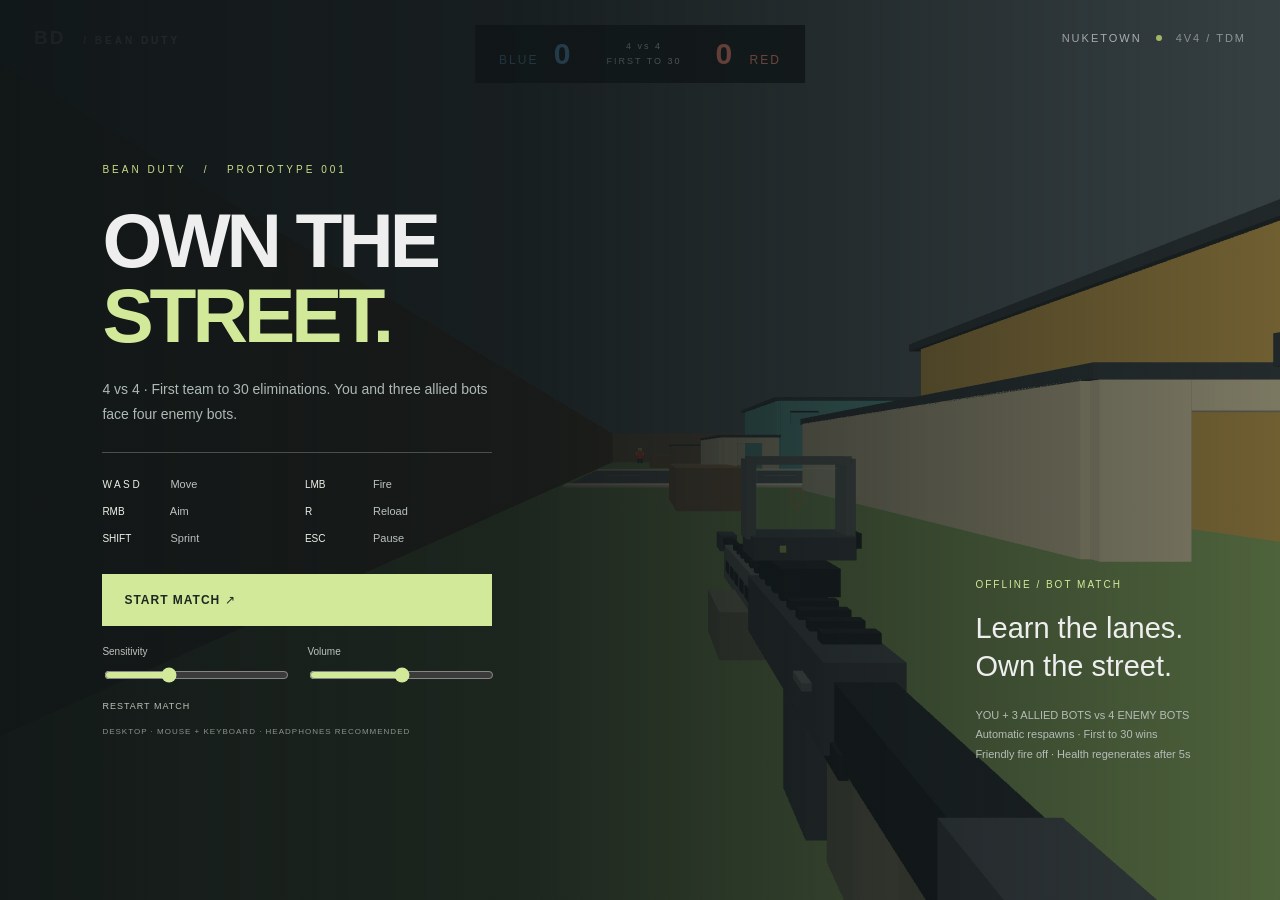
<file: index.html>
<!doctype html><html lang="en"><head><meta charset="utf-8"><meta http-equiv="refresh" content="0;url=bean-duty.html"><title>Bean Duty</title></head><body><a href="bean-duty.html">Enter Bean Duty</a></body></html>
</file>
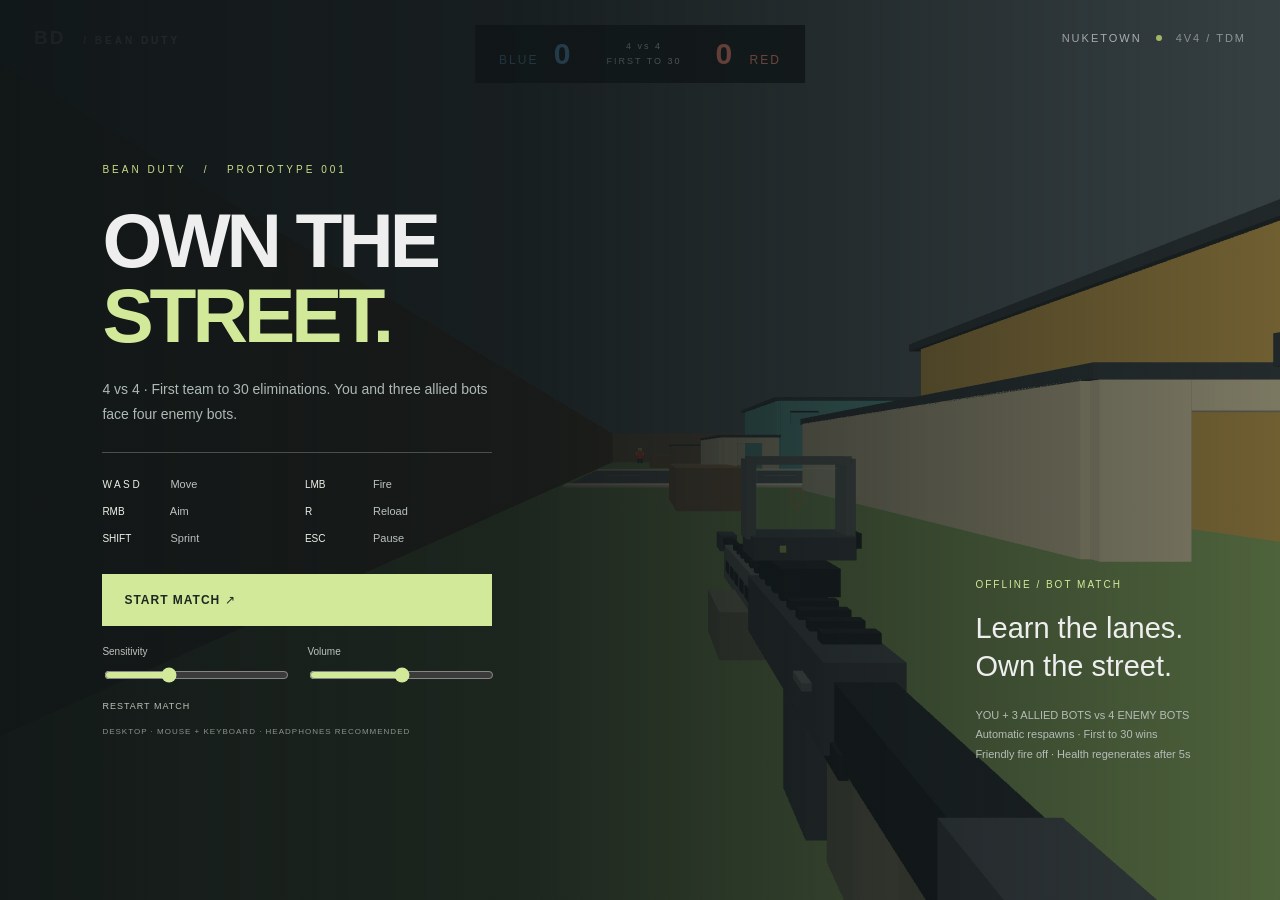
<file: bean-duty.html>
<!doctype html>
<html lang="en">
<head>
  <meta charset="utf-8"><meta name="viewport" content="width=device-width,initial-scale=1">
  <title>Bean Duty / Nuketown</title>
  <link rel="stylesheet" href="styles.css">
</head>
<body>
  <canvas id="game" aria-label="Playable Nuketown 4v4 team deathmatch"></canvas>
  <header><a href="bean-duty.html">BD<span> / BEAN DUTY</span></a><div>NUKETOWN <i></i> <span>4V4 / TDM</span></div></header>
  <div id="range-label"><span>TEAM DEATHMATCH</span><strong>NUKETOWN</strong><small>BLUE = ALLIES · RED = ENEMIES</small></div>
  <div id="crosshair"><b></b><b></b><b></b><b></b></div><div id="hitmarker">×</div>
  <div id="notification" aria-live="polite"></div>
  <aside id="telemetry"><span>YOUR STATS</span><div><b id="hits">0</b> HITS</div><div><b id="accuracy">—</b> ACCURACY</div><div><b id="kills">0</b> ELIMINATIONS</div></aside>
  <footer><div><span id="stance">STANDING</span><small>WASD Move · SHIFT Sprint · SPACE Jump · C Crouch</small></div><div id="weapon-info"><span>AR–01 <small> / 600 RPM / AUTO</small></span><div><b id="ammo">30</b><em> / ∞</em></div><small id="weapon-state">5.56 × 45 MM &nbsp; · &nbsp; R RELOAD</small></div></footer>
  <div id="scoreboard"><span class="blue">BLUE <b id="blue-score">0</b></span><small>4 vs 4<br>FIRST TO 30</small><span class="red"><b id="red-score">0</b> RED</span></div><div id="health-panel">HEALTH <b id="health">100</b><div><i id="health-bar"></i></div></div><div id="feed"></div><div id="damage"></div><div id="respawn" hidden></div>
  <section id="menu">
    <div class="panel"><div class="eyebrow">BEAN DUTY &nbsp; / &nbsp; PROTOTYPE 001</div><h1 id="menu-title">OWN THE<br><em>STREET.</em></h1><p id="menu-copy">4 vs 4 · First team to 30 eliminations.</p><div id="results" hidden></div><div class="rule"></div><div class="controls"><span><kbd>W A S D</kbd> Move</span><span><kbd>LMB</kbd> Fire</span><span><kbd>RMB</kbd> Aim</span><span><kbd>R</kbd> Reload</span><span><kbd>SHIFT</kbd> Sprint</span><span><kbd>ESC</kbd> Pause</span></div><button id="start">START MATCH <span>↗</span></button><div class="settings"><label>Sensitivity <input id="sensitivity" type="range" min="0.5" max="2" step="0.1" value="1"></label><label>Volume <input id="volume" type="range" min="0" max="1" step="0.05" value="0.5"></label></div><button id="reset" class="secondary">RESTART MATCH</button><small id="hint">DESKTOP · MOUSE + KEYBOARD · HEADPHONES RECOMMENDED</small></div>
    <div class="range-note"><span>OFFLINE / BOT MATCH</span><strong>Learn the lanes.<br>Own the street.</strong><small>YOU + 3 ALLIED BOTS vs 4 ENEMY BOTS<br>Automatic respawns · First to 30 wins<br>Friendly fire off · Health regenerates after 5s</small></div>
  </section>
  <script src="src/math.js"></script><script src="src/renderer.js"></script><script src="src/audio.js"></script><script src="src/player.js"></script><script src="src/range.js"></script><script src="src/rifle-model.js"></script><script src="src/weapon.js"></script><script src="src/match.js"></script><script src="src/game.js"></script>
</body></html>
</file>
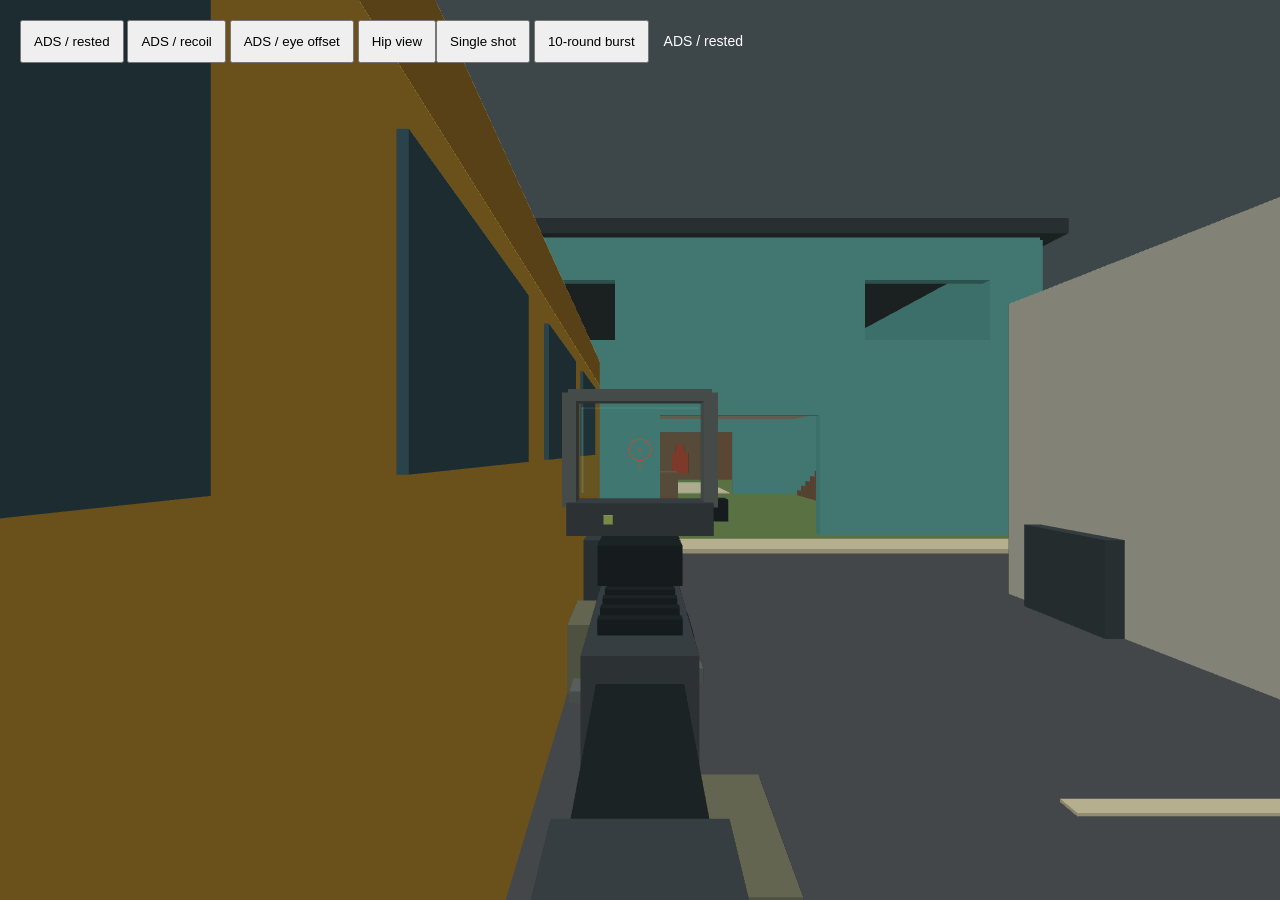
<file: tests/optic-preview.html>
<!doctype html>
<html lang="en"><meta charset="utf-8"><title>Optic visual checks</title>
<style>body{margin:0;background:#222;color:#fff;font:14px Arial}canvas{width:100vw;height:100vh;display:block}nav{position:fixed;top:20px;left:20px}button{padding:12px;cursor:pointer}span{margin-left:15px}</style>
<canvas id="game"></canvas><nav><button data-mode="idle">ADS / rested</button> <button data-mode="recoil">ADS / recoil</button> <button data-mode="sway">ADS / eye offset</button> <button data-mode="hip">Hip view</button><button data-mode="single">Single shot</button> <button data-mode="burst">10-round burst</button><span id="status">ADS / rested</span></nav>
<script src="../src/math.js"></script><script src="../src/renderer.js"></script><script src="../src/player.js"></script><script src="../src/range.js"></script><script src="../src/rifle-model.js"></script><script src="../src/weapon.js"></script>
<script>
const r = new BD.Renderer(document.getElementById('game'));
const p = new BD.Player(), range = new BD.Range();
const w = new BD.Weapon({ shot() {}, reload() {} }, () => {});
p.pos.x = -2;
let animation = null;
function render() {
  r.begin(p.pos, 0, w.camera.x, BD.mix(90, 70, w.ads));
  range.draw(r);
  w.draw(r, p);
}
function select(mode) {
  animation = null;
  w.resetRecoil();
  w.ammo = 30;
  w.nextShot = w.bufferUntil = w.reloadLeft = w.flash = 0;
  w.held = false;
  w.ads = mode === 'hip' ? 0 : 1;
  w.aiming = w.ads === 1;
  p.swayX = mode === 'sway' ? .04 : 0;
  p.swayY = mode === 'sway' ? -.02 : 0;
  if (mode === 'recoil') {
    w.fire(0);
    w.update(.0625, .0625, false);
  }
  if (mode === 'single' || mode === 'burst') {
    w.trigger(0);
    w.held = mode === 'burst';
    animation = { start: performance.now(), previous: 0, burst: mode === 'burst' };
  }
  render();
}
function animate(time) {
  if (animation) {
    const elapsed = (time - animation.start) / 1000;
    if (elapsed >= 0) {
      if (animation.burst && elapsed >= .95) w.held = false;
      w.update(elapsed - animation.previous, elapsed, false);
      animation.previous = elapsed;
      document.getElementById('status').textContent = w.shots + ' total shots / recoil ' + (w.borePitch.x * 180 / Math.PI).toFixed(3) + '°';
      render();
      if (elapsed > 1.8) animation = null;
    }
  }
  requestAnimationFrame(animate);
}
document.querySelectorAll('button').forEach(button => button.onclick = () => {
  select(button.dataset.mode);
  document.getElementById('status').textContent = button.textContent;
});
select('idle');
requestAnimationFrame(animate);
</script></html>
</file>
<file: styles.css>
:root{color-scheme:dark;font-family:Arial,Helvetica,sans-serif;color:#eee;font-synthesis:none}*{box-sizing:border-box}body{margin:0;background:#252a2b;overflow:hidden}canvas{display:block;width:100vw;height:100vh}header,footer,#range-label,#telemetry{position:fixed;pointer-events:none;z-index:2}header{top:0;left:0;width:100%;padding:27px 34px;display:flex;justify-content:space-between;font-size:11px;letter-spacing:2px}header a{color:#f3f2ea;text-decoration:none;font-size:19px;font-weight:900}header a span{font-size:10px;letter-spacing:3px;margin-left:12px}header div{display:flex;align-items:center;gap:14px}header div span{color:#aeb5b3}i{width:6px;height:6px;border-radius:50%;background:#d8ef84}#range-label{top:110px;left:34px;display:flex;flex-direction:column;gap:9px}#range-label span,#telemetry>span{font-size:9px;letter-spacing:2px;color:#b5c0bc}#range-label strong{font-size:16px;letter-spacing:2px}#range-label small{font-size:10px;color:#b3b9b5}footer{bottom:27px;left:34px;right:34px;display:flex;align-items:end;justify-content:space-between}footer>div>span{font-size:11px;letter-spacing:2px}footer small{display:block;margin-top:12px;font-size:10px;color:#b7bcb9;letter-spacing:1px}#weapon-info{text-align:right}#weapon-info>span small{display:inline;font-size:9px}#weapon-info b{font-size:54px;font-weight:500;letter-spacing:-3px}#weapon-info em{font-size:23px;color:#adb5b0;font-style:normal}#telemetry{right:34px;top:110px;text-align:right;font-size:9px;color:#b8c0bc;letter-spacing:1px}#telemetry div{margin-top:13px}#telemetry b{font-size:15px;color:#fff;margin-right:8px}#crosshair{position:fixed;top:50%;left:50%;z-index:3;--gap:7px}#crosshair b{position:absolute;background:#f0f1df;width:7px;height:2px;box-shadow:0 0 2px #222}#crosshair b:nth-child(1){right:var(--gap);top:-1px}#crosshair b:nth-child(2){left:var(--gap);top:-1px}#crosshair b:nth-child(3){bottom:var(--gap);left:-1px;width:2px;height:7px}#crosshair b:nth-child(4){top:var(--gap);left:-1px;width:2px;height:7px}#hitmarker{position:fixed;left:50%;top:50%;transform:translate(-50%,-50%);font:32px Arial;opacity:0;z-index:4;text-shadow:0 0 3px #111}#notification{position:fixed;top:57%;width:100%;text-align:center;font-size:10px;letter-spacing:2px;color:#e1efaa}#menu{position:fixed;inset:0;z-index:5;background:linear-gradient(90deg,rgba(16,22,23,.96),rgba(16,22,23,.83) 40%,rgba(16,22,23,.16));display:flex;align-items:center;padding:80px 8vw}.panel{width:390px;max-width:100%}.eyebrow{font-size:10px;letter-spacing:3px;color:#c9de8a}h1{font-size:clamp(48px,6vw,82px);line-height:.98;letter-spacing:-4px;margin:28px 0 23px;font-weight:800}h1 em{font-style:normal;color:#d3e99a}p{font-size:14px;line-height:1.8;color:#aeb9b5}.rule{height:1px;background:#49504b;margin:25px 0}.controls{display:grid;grid-template-columns:1fr 1fr;gap:15px;font-size:11px;color:#b9c3bf}kbd{display:inline-block;min-width:65px;color:#eef1e8;font-size:10px;font-family:inherit}button{border:0;cursor:pointer;font-family:inherit}#start{margin-top:30px;width:100%;padding:19px 22px;background:#d3e99a;color:#1e2821;text-align:left;font-weight:700;letter-spacing:1px;font-size:12px}#start:hover{background:#e3f6b8}#start span{float:right;font-size:18px}.settings{display:flex;gap:20px;margin-top:20px;font-size:10px;color:#bec4bf}.settings label{display:flex;flex-direction:column;gap:8px;width:50%}input{width:100%;accent-color:#d3e99a}.secondary{background:none;color:#b8c2b8;font-size:9px;padding:16px 0;letter-spacing:1px}#hint{display:block;font-size:8px;color:#87958c;letter-spacing:1px}.range-note{position:absolute;right:7vw;bottom:15vh;display:flex;flex-direction:column;gap:20px}.range-note span{font-size:10px;color:#d3e99a;letter-spacing:2px}.range-note strong{font-size:29px;font-weight:400;line-height:1.3}.range-note small{color:#b5bdb7;line-height:1.8;font-size:11px}[hidden]{display:none!important}@media(max-width:700px){.range-note{display:none}header{padding:18px}header div{display:none}#menu{padding:65px 25px}#range-label{left:20px}footer{left:20px;right:20px}footer>div>small{max-width:180px;line-height:1.8}#telemetry{right:20px}}
#scoreboard{position:fixed;top:25px;left:50%;transform:translateX(-50%);display:flex;align-items:center;gap:24px;padding:12px 24px;background:#101719d9;z-index:3;font-size:12px;letter-spacing:2px}#scoreboard b{font-size:30px;margin:0 10px}#scoreboard small{text-align:center;font-size:9px;line-height:1.7;color:#d5decf}.blue{color:#70c5ff}.red{color:#ff8978}#health-panel{position:fixed;bottom:110px;left:34px;font-size:11px;letter-spacing:2px}#health-panel b{font-size:24px;margin-left:14px}#health-panel>div{width:160px;height:5px;background:#172127;margin-top:10px}#health-bar{display:block;height:5px;border-radius:0;background:#70c5ff}#feed{position:fixed;left:34px;top:220px;font-size:11px;line-height:2;text-shadow:0 1px 3px #000}#damage{position:fixed;inset:0;pointer-events:none;box-shadow:inset 0 0 140px 45px #d52c25;opacity:0}#respawn{position:fixed;top:45%;width:100%;text-align:center;font-size:22px;letter-spacing:3px;background:#101719bd;padding:30px;z-index:4}#results{font-size:11px;line-height:1.6;margin:12px 0}.result-row{display:flex;justify-content:space-between}#menu{overflow:auto}.panel{padding:20px 0}#menu:has(#results:not([hidden])) .controls,#menu:has(#results:not([hidden])) .rule{display:none}@media(max-height:800px){#menu{align-items:flex-start;padding-top:55px;padding-bottom:25px}h1{font-size:48px;margin:16px 0}.rule{margin:15px 0}#start{margin-top:18px}.range-note{bottom:10vh}}@media(max-width:900px){header>div{display:none}#scoreboard{top:65px}.range-note{display:none}}
body:has(#menu:not([hidden])) footer,body:has(#menu:not([hidden])) #health-panel,body:has(#menu:not([hidden])) #range-label,body:has(#menu:not([hidden])) #telemetry,body:has(#menu:not([hidden])) #crosshair{visibility:hidden}
</file>
